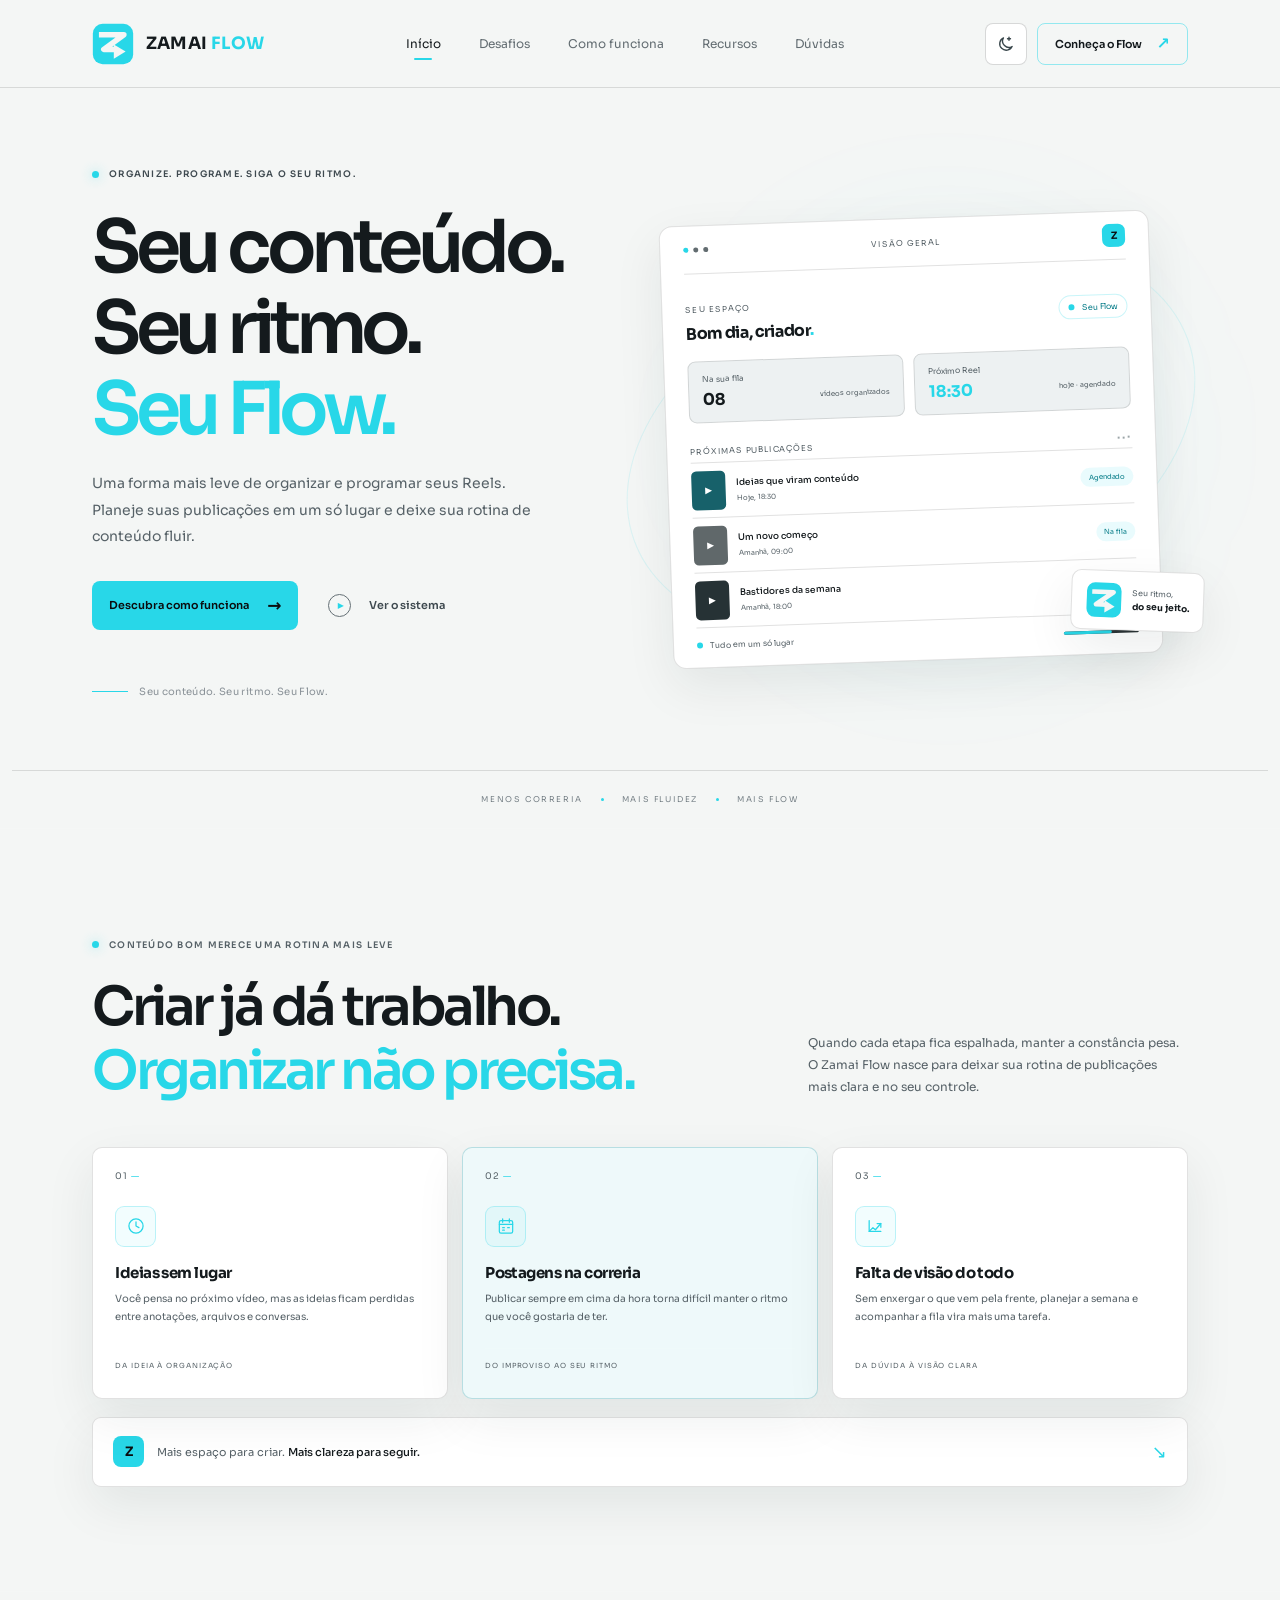
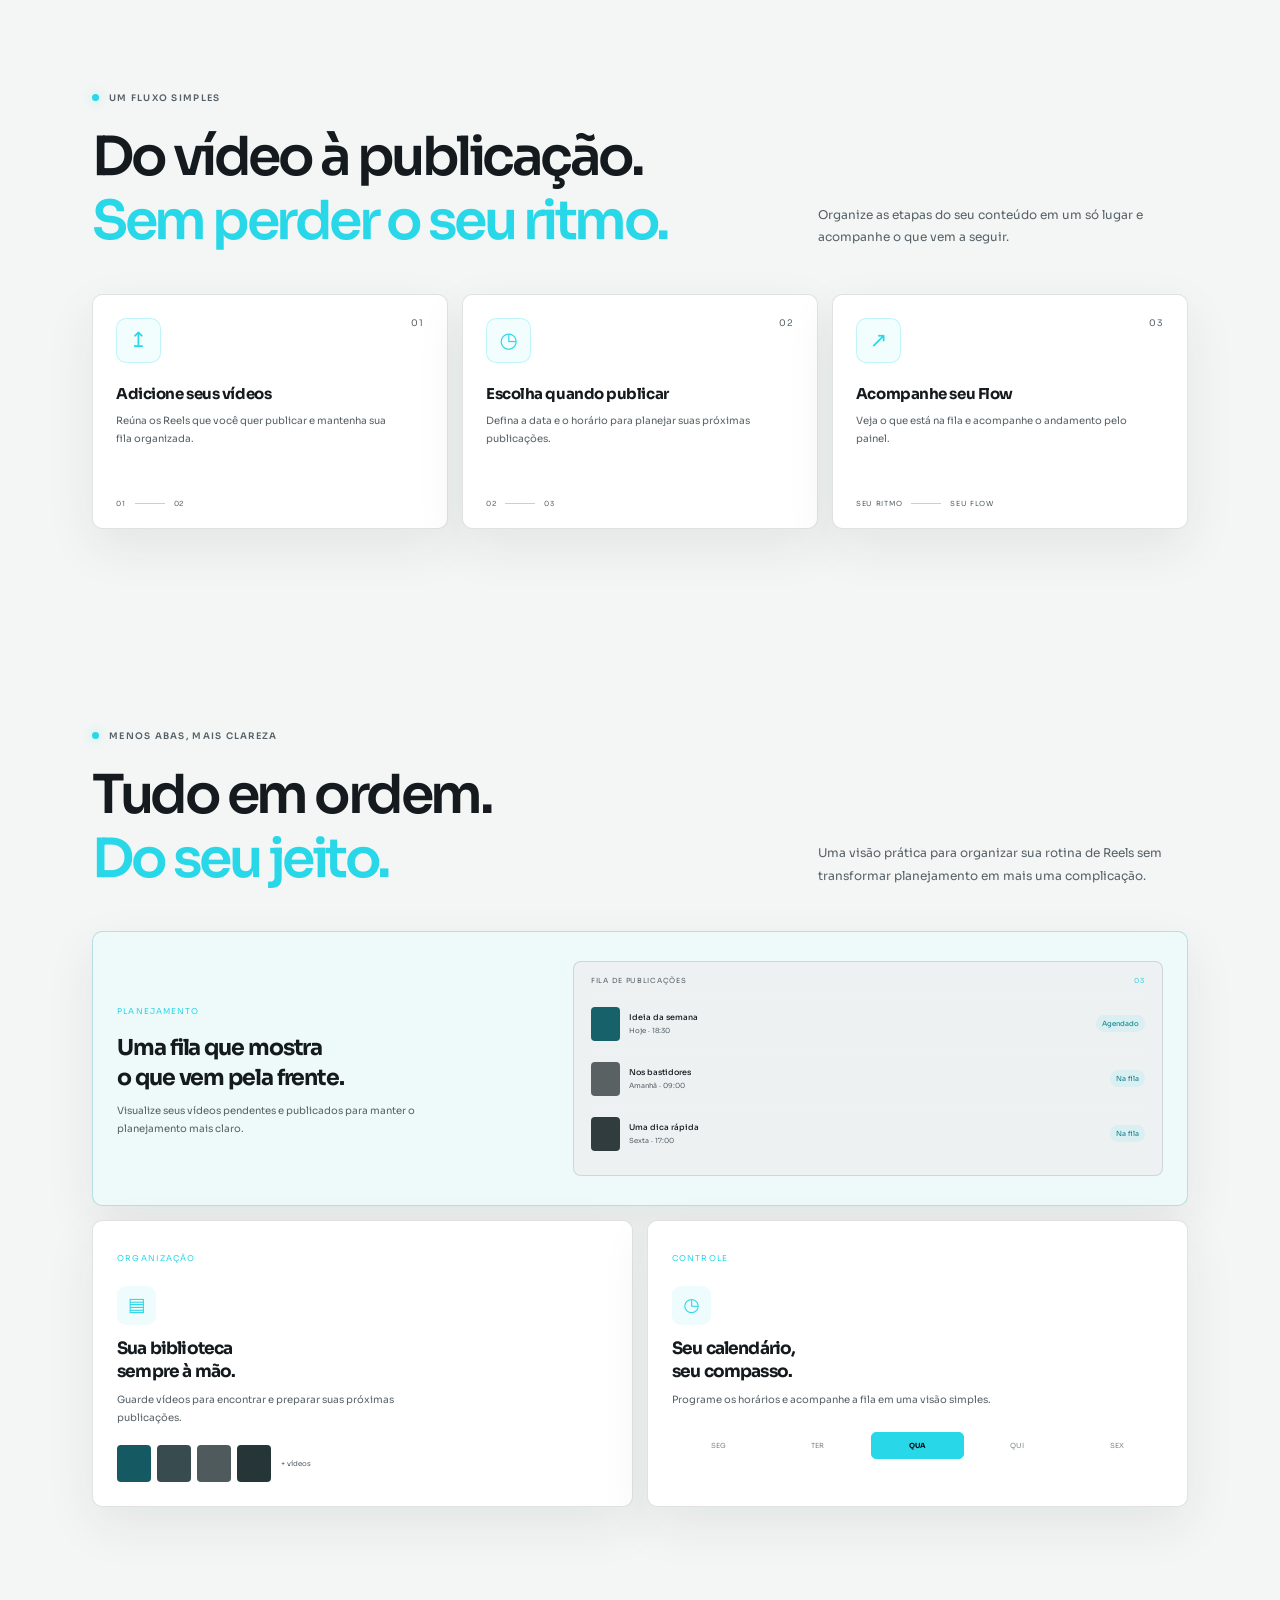
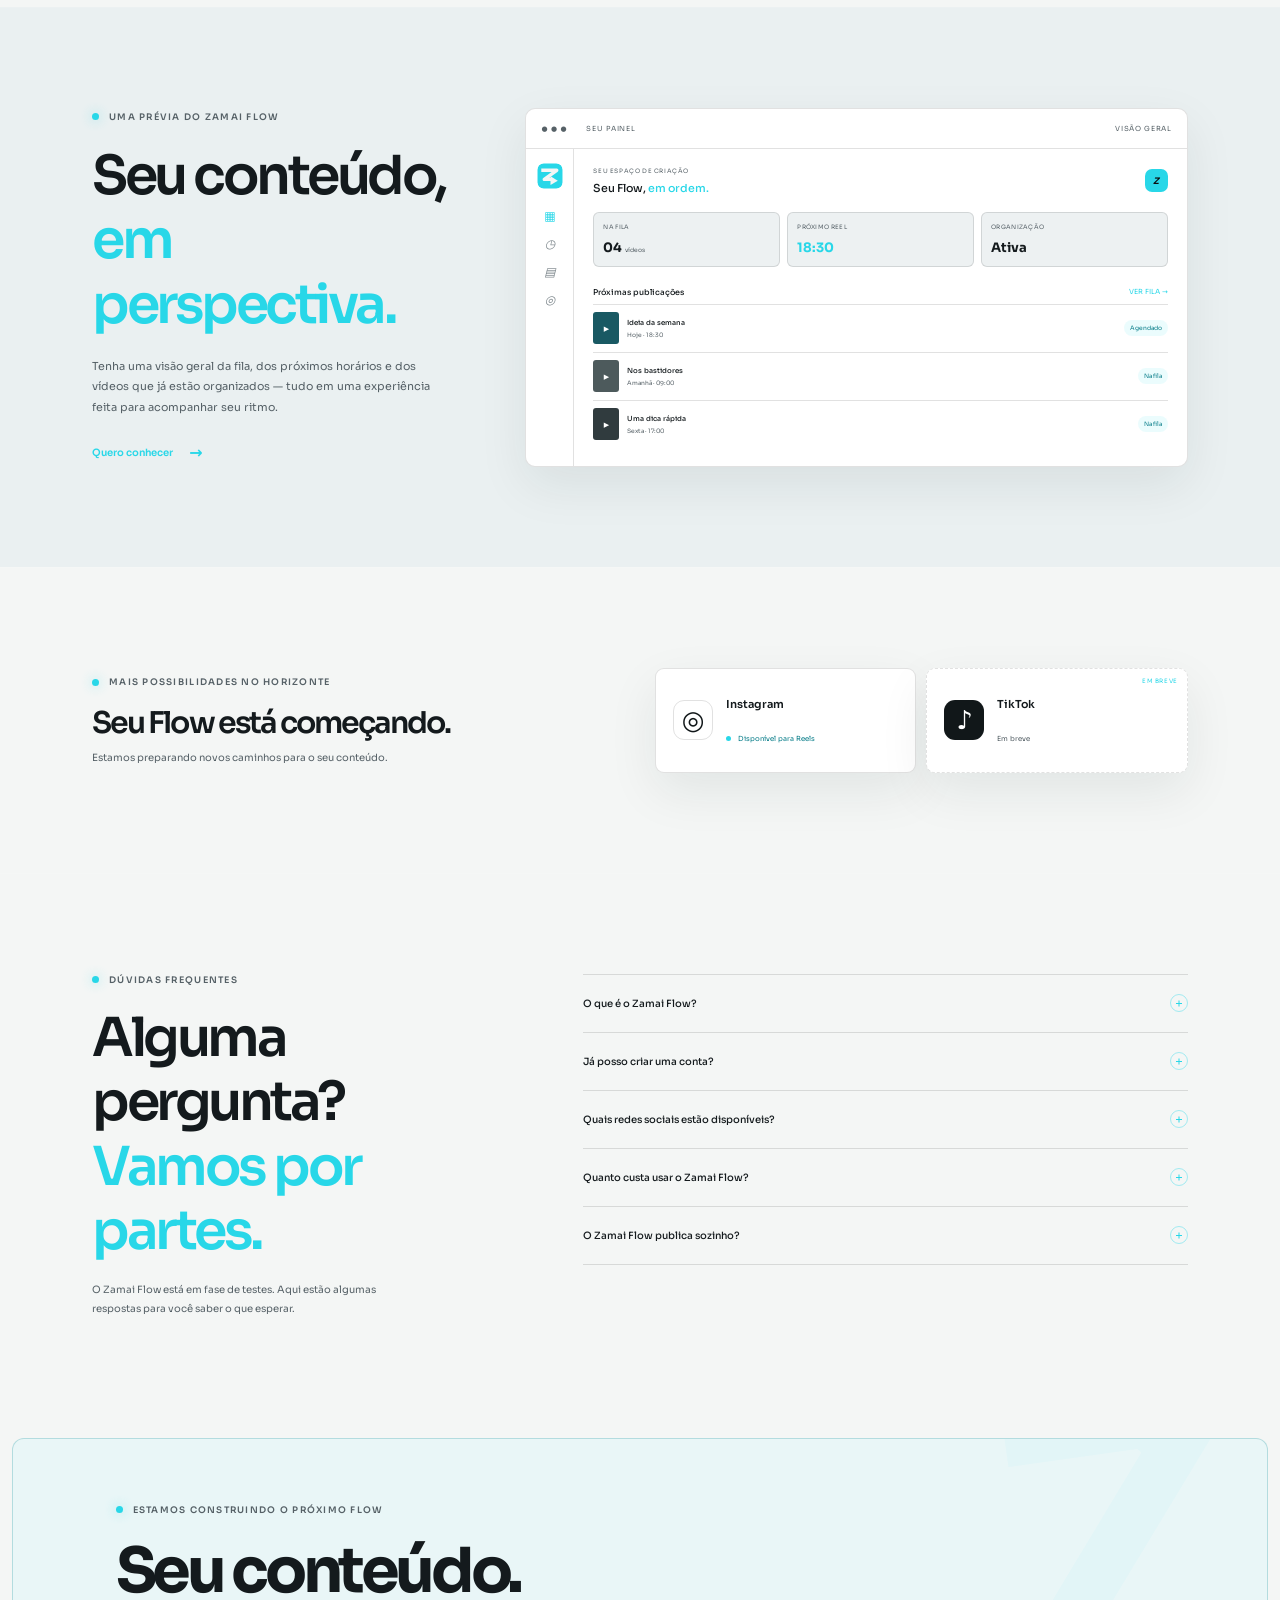
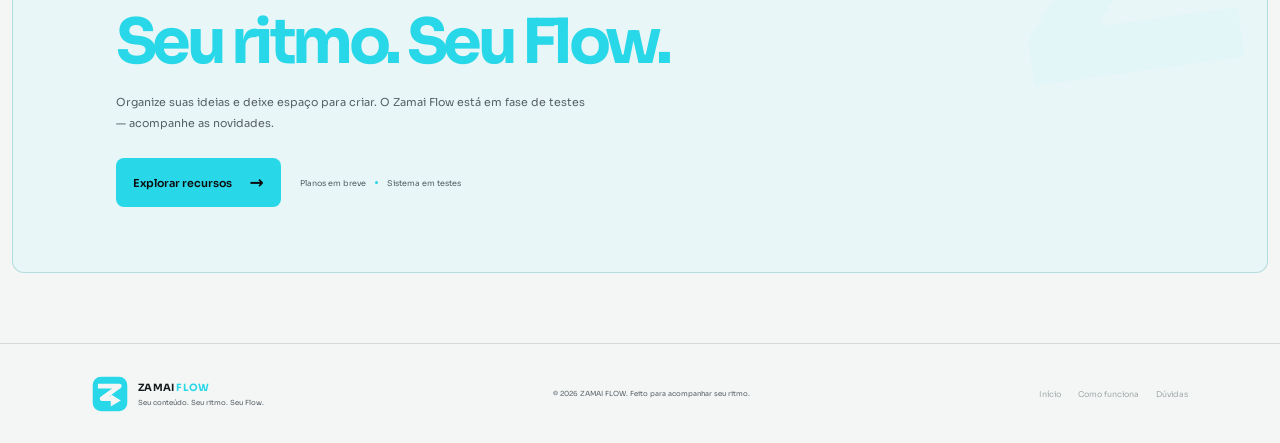
<file: index.html>
<!doctype html>
<html lang="pt-BR" data-theme="light">
  <head>
    <meta charset="UTF-8" />
    <meta name="viewport" content="width=device-width, initial-scale=1.0" />
    <meta name="theme-color" content="#F4F6F5" />
    <meta name="description" content="ZAMAI FLOW — Seu conteúdo. Seu ritmo. Seu Flow." />
    <title>ZAMAI FLOW — Seu conteúdo. Seu ritmo. Seu Flow.</title>
    <script>try { if (localStorage.getItem('zamai-flow-theme') === 'dark') document.documentElement.dataset.theme = 'dark'; } catch {}</script>
    <link rel="icon" type="image/svg+xml" href="public/icon.svg" />
    <link rel="preconnect" href="https://fonts.googleapis.com" />
    <link rel="preconnect" href="https://fonts.gstatic.com" crossorigin />
    <link href="https://fonts.googleapis.com/css2?family=Sora:wght@400;500;600;700&display=swap" rel="stylesheet" />
    <link rel="stylesheet" href="styles.css" />
    <link rel="stylesheet" href="problems.css" />
    <link rel="stylesheet" href="sections.css" />
    <link rel="stylesheet" href="finish.css" />
    <link rel="stylesheet" href="theme.css" />
  </head>
  <body>
    <header class="site-header">
      <a class="brand" href="#inicio" aria-label="ZAMAI FLOW — início">
        <img src="public/icon.svg" alt="" width="42" height="42" />
        <span class="brand-name">ZAMAI <b>FLOW</b></span>
      </a>

      <nav class="desktop-nav" aria-label="Navegação principal">
        <a href="#inicio" class="nav-link active">Início</a>
        <a href="#problemas" class="nav-link">Desafios</a>
        <a href="#como-funciona" class="nav-link">Como funciona</a>
        <a href="#recursos" class="nav-link">Recursos</a>
        <a href="#faq" class="nav-link">Dúvidas</a>
      </nav>

      <div class="header-actions">
        <button class="theme-toggle" id="theme-toggle" type="button" aria-label="Ativar tema escuro" title="Ativar tema escuro">
          <svg class="theme-icon theme-moon" viewBox="0 0 24 24" aria-hidden="true"><path d="M20.2 15.4A8.5 8.5 0 0 1 8.6 3.8 8.7 8.7 0 1 0 20.2 15.4Z"/><path d="M16 3v4M14 5h4"/></svg>
          <svg class="theme-icon theme-sun" viewBox="0 0 24 24" aria-hidden="true"><circle cx="12" cy="12" r="4"/><path d="M12 2v2M12 20v2M4.93 4.93l1.42 1.42m11.3 11.3 1.42 1.42M2 12h2m16 0h2M4.93 19.07l1.42-1.42m11.3-11.3 1.42-1.42"/></svg>
        </button>
        <a class="header-cta" href="#cta">Conheça o Flow <span aria-hidden="true">↗</span></a>
      </div>
    </header>

    <main id="inicio">
      <section class="hero" aria-labelledby="hero-title">
        <div class="hero-copy">
          <div class="eyebrow"><span class="eyebrow-dot"></span> ORGANIZE. PROGRAME. SIGA O SEU RITMO.</div>
          <h1 id="hero-title">Seu conteúdo.<br />Seu ritmo.<br /><span>Seu Flow.</span></h1>
          <p class="hero-description">Uma forma mais leve de organizar e programar seus Reels. Planeje suas publicações em um só lugar e deixe sua rotina de conteúdo fluir.</p>
          <div class="hero-actions">
            <a class="button button-primary" href="#como-funciona">Descubra como funciona <span aria-hidden="true">→</span></a>
            <a class="button button-quiet" href="#preview"><span class="play-icon" aria-hidden="true">▶</span> Ver o sistema</a>
          </div>
          <div class="hero-note"><span class="note-line"></span><span>Seu conteúdo. Seu ritmo. Seu Flow.</span></div>
        </div>

        <div class="hero-visual" id="preview" aria-label="Prévia ilustrativa do painel Zamai Flow">
          <div class="visual-orbit orbit-one"></div>
          <div class="visual-orbit orbit-two"></div>
          <div class="dashboard-card">
            <div class="dashboard-topbar">
              <div class="window-dots"><i></i><i></i><i></i></div>
              <span class="dashboard-label">VISÃO GERAL</span>
              <span class="dashboard-avatar">Z</span>
            </div>
            <div class="dashboard-heading">
              <div><span class="small-label">SEU ESPAÇO</span><h2>Bom dia, criador<span class="cyan">.</span></h2></div>
              <span class="live-pill"><i></i> Seu Flow</span>
            </div>
            <div class="dashboard-stats">
              <div class="stat-card"><span>Na sua fila</span><strong>08</strong><small>vídeos organizados</small></div>
              <div class="stat-card stat-highlight"><span>Próximo Reel</span><strong>18:30</strong><small>hoje · agendado</small></div>
            </div>
            <div class="schedule-title"><span>PRÓXIMAS PUBLICAÇÕES</span><a href="#recursos" aria-label="Ver recursos">•••</a></div>
            <div class="reel-row"><span class="reel-thumb thumb-cyan"><span>▶</span></span><span class="reel-info"><b>Ideias que viram conteúdo</b><small>Hoje, 18:30</small></span><span class="status">Agendado</span></div>
            <div class="reel-row"><span class="reel-thumb thumb-light"><span>▶</span></span><span class="reel-info"><b>Um novo começo</b><small>Amanhã, 09:00</small></span><span class="status">Na fila</span></div>
            <div class="reel-row"><span class="reel-thumb thumb-dark"><span>▶</span></span><span class="reel-info"><b>Bastidores da semana</b><small>Amanhã, 18:00</small></span><span class="status">Na fila</span></div>
            <div class="dashboard-footer"><span><i></i> Tudo em um só lugar</span><span class="progress"><i></i></span></div>
          </div>
          <div class="floating-mark"><img src="public/icon.svg" alt="" width="36" height="36" /><span>Seu ritmo,<br /><b>do seu jeito.</b></span></div>
        </div>
      </section>

      <div class="hero-bottom" aria-hidden="true"><span>MENOS CORRERIA</span><i></i><span>MAIS FLUIDEZ</span><i></i><span>MAIS FLOW</span></div>

      <section class="problems-section" id="problemas" aria-labelledby="problems-title">
        <div class="section-kicker"><span class="eyebrow-dot"></span> CONTEÚDO BOM MERECE UMA ROTINA MAIS LEVE</div>
        <div class="problems-heading">
          <h2 id="problems-title">Criar já dá trabalho.<br /><span>Organizar não precisa.</span></h2>
          <p>Quando cada etapa fica espalhada, manter a constância pesa. O Zamai Flow nasce para deixar sua rotina de publicações mais clara e no seu controle.</p>
        </div>
        <div class="problem-grid">
          <article class="problem-card">
            <div class="problem-index">01 <span>—</span></div>
            <div class="problem-icon" aria-hidden="true"><svg viewBox="0 0 24 24"><circle cx="12" cy="12" r="8.5"/><path d="M12 7v5l3.5 2"/></svg></div>
            <h3>Ideias sem lugar</h3>
            <p>Você pensa no próximo vídeo, mas as ideias ficam perdidas entre anotações, arquivos e conversas.</p>
            <div class="card-rule"></div>
            <span class="card-caption">DA IDEIA À ORGANIZAÇÃO</span>
          </article>
          <article class="problem-card problem-card-featured">
            <div class="problem-index">02 <span>—</span></div>
            <div class="problem-icon" aria-hidden="true"><svg viewBox="0 0 24 24"><rect x="4" y="5.5" width="16" height="15" rx="2"/><path d="M8 3.5v4M16 3.5v4M4 10h16M8 14h2M14 14h2M8 17h2"/></svg></div>
            <h3>Postagens na correria</h3>
            <p>Publicar sempre em cima da hora torna difícil manter o ritmo que você gostaria de ter.</p>
            <div class="card-rule"></div>
            <span class="card-caption">DO IMPROVISO AO SEU RITMO</span>
          </article>
          <article class="problem-card">
            <div class="problem-index">03 <span>—</span></div>
            <div class="problem-icon" aria-hidden="true"><svg viewBox="0 0 24 24"><path d="M5 18.5 9.5 14l3 2.5L19 9"/><path d="M14.5 9H19v4.5M5 5.5v13h14"/></svg></div>
            <h3>Falta de visão do todo</h3>
            <p>Sem enxergar o que vem pela frente, planejar a semana e acompanhar a fila vira mais uma tarefa.</p>
            <div class="card-rule"></div>
            <span class="card-caption">DA DÚVIDA À VISÃO CLARA</span>
          </article>
        </div>
        <div class="problems-close"><span class="close-mark">Z</span><p>Mais espaço para criar. <b>Mais clareza para seguir.</b></p><span class="close-arrow" aria-hidden="true">↘</span></div>
      </section>

      <section class="steps-section" id="como-funciona" aria-labelledby="steps-title">
        <div class="section-heading">
          <div><div class="section-kicker"><span class="eyebrow-dot"></span> UM FLUXO SIMPLES</div><h2 id="steps-title">Do vídeo à publicação.<br /><span>Sem perder o seu ritmo.</span></h2></div>
          <p>Organize as etapas do seu conteúdo em um só lugar e acompanhe o que vem a seguir.</p>
        </div>
        <div class="steps-grid">
          <article class="step-card"><span class="step-number">01</span><div class="step-symbol">↥</div><h3>Adicione seus vídeos</h3><p>Reúna os Reels que você quer publicar e mantenha sua fila organizada.</p><span class="step-connector">01 <i></i> 02</span></article>
          <article class="step-card"><span class="step-number">02</span><div class="step-symbol">◷</div><h3>Escolha quando publicar</h3><p>Defina a data e o horário para planejar suas próximas publicações.</p><span class="step-connector">02 <i></i> 03</span></article>
          <article class="step-card"><span class="step-number">03</span><div class="step-symbol">↗</div><h3>Acompanhe seu Flow</h3><p>Veja o que está na fila e acompanhe o andamento pelo painel.</p><span class="step-connector step-last">SEU RITMO <i></i> SEU FLOW</span></article>
        </div>
      </section>

      <section class="features-section" id="recursos" aria-labelledby="features-title">
        <div class="section-heading feature-heading">
          <div><div class="section-kicker"><span class="eyebrow-dot"></span> MENOS ABAS, MAIS CLAREZA</div><h2 id="features-title">Tudo em ordem.<br /><span>Do seu jeito.</span></h2></div>
          <p>Uma visão prática para organizar sua rotina de Reels sem transformar planejamento em mais uma complicação.</p>
        </div>
        <div class="feature-grid">
          <article class="feature-card feature-wide"><div class="feature-copy"><span class="feature-tag">PLANEJAMENTO</span><h3>Uma fila que mostra<br />o que vem pela frente.</h3><p>Visualize seus vídeos pendentes e publicados para manter o planejamento mais claro.</p></div><div class="mini-queue"><div class="mini-queue-head"><span>FILA DE PUBLICAÇÕES</span><span class="queue-count">03</span></div><div class="mini-queue-item"><i class="mini-thumb"></i><span><b>Ideia da semana</b><small>Hoje · 18:30</small></span><em>Agendado</em></div><div class="mini-queue-item"><i class="mini-thumb second"></i><span><b>Nos bastidores</b><small>Amanhã · 09:00</small></span><em>Na fila</em></div><div class="mini-queue-item"><i class="mini-thumb third"></i><span><b>Uma dica rápida</b><small>Sexta · 17:00</small></span><em>Na fila</em></div></div></article>
          <article class="feature-card"><span class="feature-tag">ORGANIZAÇÃO</span><div class="feature-icon">▤</div><h3>Sua biblioteca<br />sempre à mão.</h3><p>Guarde vídeos para encontrar e preparar suas próximas publicações.</p><div class="library-tiles"><i></i><i></i><i></i><i></i><span>+ vídeos</span></div></article>
          <article class="feature-card"><span class="feature-tag">CONTROLE</span><div class="feature-icon">◷</div><h3>Seu calendário,<br />seu compasso.</h3><p>Programe os horários e acompanhe a fila em uma visão simples.</p><div class="calendar-line"><span>SEG</span><span>TER</span><span class="calendar-active">QUA</span><span>QUI</span><span>SEX</span></div></article>
        </div>
      </section>

      <section class="preview-section" aria-labelledby="preview-title">
        <div class="preview-copy"><div class="section-kicker"><span class="eyebrow-dot"></span> UMA PRÉVIA DO ZAMAI FLOW</div><h2 id="preview-title">Seu conteúdo,<br /><span>em perspectiva.</span></h2><p>Tenha uma visão geral da fila, dos próximos horários e dos vídeos que já estão organizados — tudo em uma experiência feita para acompanhar seu ritmo.</p><a class="text-link" href="#cta">Quero conhecer <span>→</span></a></div>
        <div class="preview-window" role="img" aria-label="Prévia ilustrativa do painel Zamai Flow">
          <div class="preview-window-top"><span class="window-dots">● ● ●</span><span>SEU PAINEL</span><span class="preview-date">VISÃO GERAL</span></div>
          <div class="preview-window-body">
            <div class="preview-rail"><img src="public/icon.svg" alt="" width="26" height="26"/><i class="rail-selected">▦</i><i>◷</i><i>▤</i><i>◎</i></div>
            <div class="preview-content">
              <div class="preview-greeting"><span><small>SEU ESPAÇO DE CRIAÇÃO</small><b>Seu Flow, <span>em ordem.</span></b></span><i class="preview-user">Z</i></div>
              <div class="preview-metrics"><div><small>NA FILA</small><b>04 <i>vídeos</i></b></div><div><small>PRÓXIMO REEL</small><b>18:30</b></div><div><small>ORGANIZAÇÃO</small><b>Ativa</b></div></div>
              <div class="preview-list-head"><b>Próximas publicações</b><span>VER FILA →</span></div>
              <div class="preview-list-row"><i class="preview-cover cover-a">▶</i><span><b>Ideia da semana</b><small>Hoje · 18:30</small></span><em>Agendado</em></div>
              <div class="preview-list-row"><i class="preview-cover cover-b">▶</i><span><b>Nos bastidores</b><small>Amanhã · 09:00</small></span><em>Na fila</em></div>
              <div class="preview-list-row"><i class="preview-cover cover-c">▶</i><span><b>Uma dica rápida</b><small>Sexta · 17:00</small></span><em>Na fila</em></div>
            </div>
          </div>
        </div>
      </section>

      <section class="platform-section" aria-labelledby="platform-title">
        <div class="platform-heading"><div class="section-kicker"><span class="eyebrow-dot"></span> MAIS POSSIBILIDADES NO HORIZONTE</div><h2 id="platform-title">Seu Flow está começando.</h2><p>Estamos preparando novos caminhos para o seu conteúdo.</p></div>
        <div class="platform-grid"><article class="platform-card"><span class="platform-logo instagram-logo" aria-hidden="true">◎</span><span class="platform-name">Instagram</span><span class="platform-status platform-now"><i></i> Disponível para Reels</span></article><article class="platform-card platform-soon"><span class="platform-logo tiktok-logo" aria-hidden="true">♪</span><span class="platform-name">TikTok</span><span class="platform-status">Em breve</span><span class="soon-corner">EM BREVE</span></article></div>
      </section>

      <section class="faq-section" id="faq" aria-labelledby="faq-title">
        <div class="faq-intro"><div class="section-kicker"><span class="eyebrow-dot"></span> DÚVIDAS FREQUENTES</div><h2 id="faq-title">Alguma pergunta?<br /><span>Vamos por partes.</span></h2><p>O Zamai Flow está em fase de testes. Aqui estão algumas respostas para você saber o que esperar.</p></div>
        <div class="faq-list">
          <details><summary>O que é o Zamai Flow?<span></span></summary><p>É um sistema para organizar vídeos, planejar publicações de Reels e acompanhar sua fila em um só painel.</p></details>
          <details><summary>Já posso criar uma conta?<span></span></summary><p>O sistema está em fase de testes. A disponibilidade de acesso pode variar durante esse período.</p></details>
          <details><summary>Quais redes sociais estão disponíveis?<span></span></summary><p>Nesta etapa, a proposta é organizar e publicar Reels no Instagram. A integração com TikTok está marcada como “Em breve” e ainda não está disponível.</p></details>
          <details><summary>Quanto custa usar o Zamai Flow?<span></span></summary><p>Os preços ainda não foram definidos. Planos em breve — nenhum pagamento está sendo solicitado por esta landing page.</p></details>
          <details><summary>O Zamai Flow publica sozinho?<span></span></summary><p>O sistema está em testes e os recursos podem depender da configuração da conta e da integração com a plataforma. A landing page não conecta nem agenda publicações.</p></details>
        </div>
      </section>

      <section class="final-cta" id="cta" aria-labelledby="cta-title">
        <div class="cta-pattern" aria-hidden="true">Z</div><div class="section-kicker"><span class="eyebrow-dot"></span> ESTAMOS CONSTRUINDO O PRÓXIMO FLOW</div><h2 id="cta-title">Seu conteúdo.<br /><span>Seu ritmo. Seu Flow.</span></h2><p>Organize suas ideias e deixe espaço para criar. O Zamai Flow está em fase de testes — acompanhe as novidades.</p><div class="cta-actions"><a href="#recursos" class="button button-primary">Explorar recursos <span aria-hidden="true">→</span></a><span class="pricing-note">Planos em breve <i></i> Sistema em testes</span></div>
      </section>

      <footer class="site-footer">
        <a class="footer-brand" href="#inicio"><img src="public/icon.svg" alt="" width="36" height="36"/><span><b>ZAMAI <i>FLOW</i></b><small>Seu conteúdo. Seu ritmo. Seu Flow.</small></span></a>
        <span class="footer-copy">© 2026 ZAMAI FLOW. Feito para acompanhar seu ritmo.</span>
        <nav aria-label="Links do rodapé"><a href="#inicio">Início</a><a href="#como-funciona">Como funciona</a><a href="#faq">Dúvidas</a></nav>
      </footer>
    </main>
    <script>
      const themeRoot = document.documentElement;
      const themeButton = document.getElementById('theme-toggle');
      const themeColor = document.querySelector('meta[name="theme-color"]');
      const applyTheme = (theme) => {
        themeRoot.dataset.theme = theme;
        themeColor.content = theme === 'light' ? '#F4F6F5' : '#0B0D0F';
        const nextLabel = theme === 'light' ? 'Ativar tema escuro' : 'Ativar tema claro';
        themeButton.setAttribute('aria-label', nextLabel);
        themeButton.title = nextLabel;
      };
      applyTheme(themeRoot.dataset.theme || 'light');
      themeButton.addEventListener('click', () => {
        const nextTheme = themeRoot.dataset.theme === 'light' ? 'dark' : 'light';
        applyTheme(nextTheme);
        try { localStorage.setItem('zamai-flow-theme', nextTheme); } catch {}
      });
    </script>
  </body>
</html>
</file>
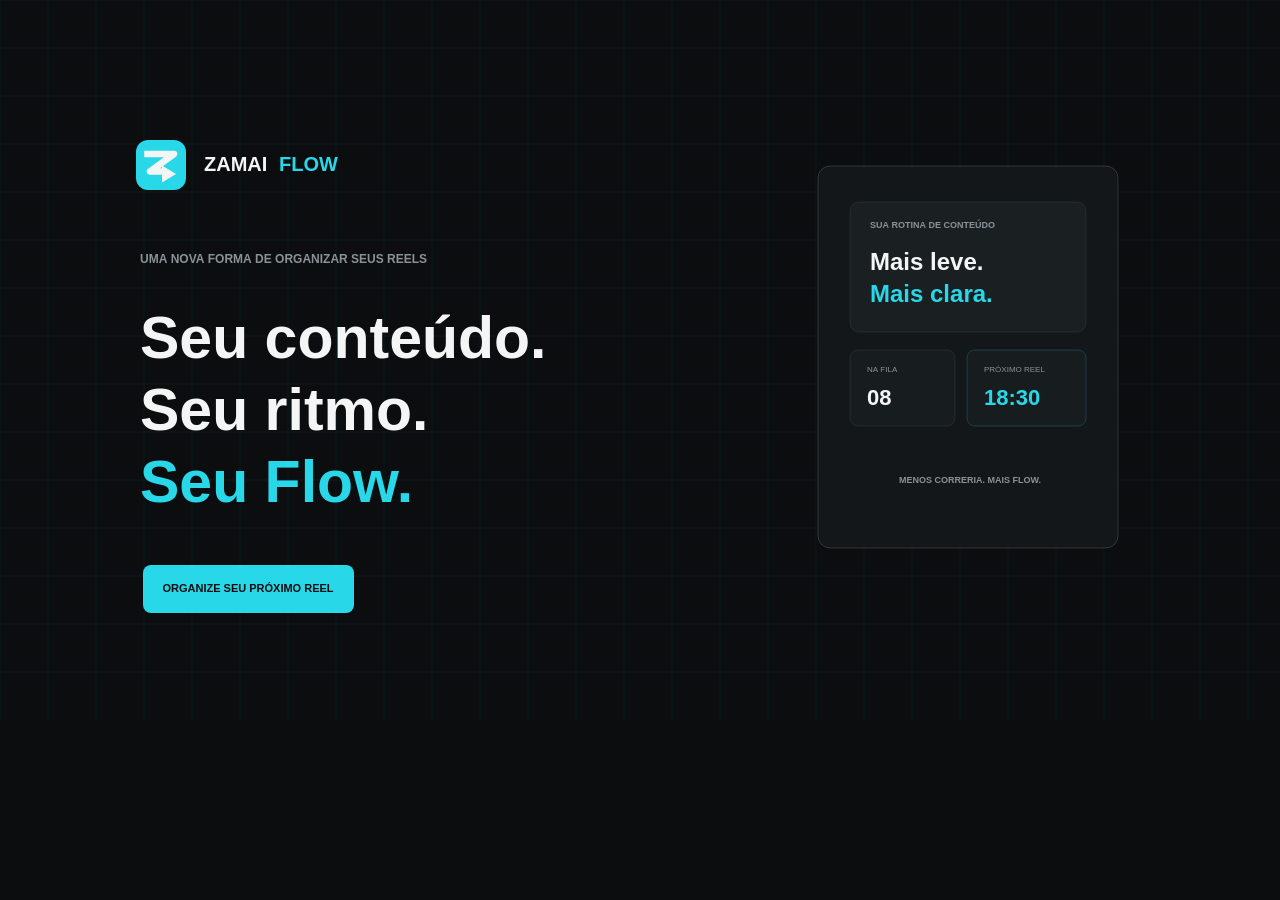
<file: tools/render-motion.html>
<!doctype html>
<html lang="pt-BR">
<head><meta charset="utf-8"><style>
html,body{margin:0;background:#0B0D0F;color:#F4F6F5;font-family:Sora,Arial,sans-serif}canvas{display:block;width:1280px;height:720px}pre{display:none}
</style></head>
<body><canvas id="scene" width="1280" height="720"></canvas><pre id="payload"></pre>
<script>
const canvas=document.querySelector('#scene'),ctx=canvas.getContext('2d'),out=document.querySelector('#payload');
const W=canvas.width,H=canvas.height,DURATION=13;
const ease=t=>{t=Math.max(0,Math.min(1,t));return 1-Math.pow(1-t,3)};
function rr(x,y,w,h,r,fill,stroke=null,lw=1){ctx.beginPath();ctx.roundRect(x,y,w,h,r);if(fill){ctx.fillStyle=fill;ctx.fill()}if(stroke){ctx.lineWidth=lw;ctx.strokeStyle=stroke;ctx.stroke()}}
function txt(s,x,y,size,color='#F4F6F5',weight=500,align='left'){ctx.font=`${weight} ${size}px Sora,Arial,sans-serif`;ctx.fillStyle=color;ctx.textAlign=align;ctx.textBaseline='middle';ctx.fillText(s,x,y)}
function line(x1,y1,x2,y2,color='rgba(244,246,245,.1)',lw=1){ctx.beginPath();ctx.moveTo(x1,y1);ctx.lineTo(x2,y2);ctx.strokeStyle=color;ctx.lineWidth=lw;ctx.stroke()}
function logo(x,y,size){rr(x,y,size,size,Math.round(size*.23),'#28D7E8');ctx.save();ctx.translate(x,y);ctx.scale(size/100,size/100);ctx.beginPath();ctx.moveTo(23,28);ctx.lineTo(76,28);ctx.lineTo(28,63);ctx.lineTo(51,63);ctx.strokeStyle='#F4F6F5';ctx.lineWidth=13;ctx.lineCap='square';ctx.lineJoin='round';ctx.stroke();ctx.beginPath();ctx.moveTo(52,51);ctx.lineTo(80,68);ctx.lineTo(52,85);ctx.closePath();ctx.fillStyle='#F4F6F5';ctx.fill();ctx.restore()}
function bg(){ctx.fillStyle='#0B0D0F';ctx.fillRect(0,0,W,H);ctx.strokeStyle='rgba(40,215,232,.055)';ctx.lineWidth=1;for(let x=0;x<W;x+=48){ctx.beginPath();ctx.moveTo(x,0);ctx.lineTo(x,H);ctx.stroke()}for(let y=0;y<H;y+=48){ctx.beginPath();ctx.moveTo(0,y);ctx.lineTo(W,y);ctx.stroke()}}
function scene(t){bg();
  if(t<2.8){let p=ease((t-.15)/.65);logo(136,140,50);txt('ZAMAI',204,165,20,'#F4F6F5',700);txt('FLOW',279,165,20,'#28D7E8',700);txt('UMA NOVA FORMA DE ORGANIZAR SEUS REELS',140,260,12,'#8A9298',600);ctx.save();ctx.globalAlpha=p;txt('Seu conteúdo.',140,342,59,'#F4F6F5',600);txt('Seu ritmo.',140,414,59,'#F4F6F5',600);txt('Seu Flow.',140,486,59,'#28D7E8',600);ctx.restore();rr(143,565,211,48,8,'#28D7E8');txt('ORGANIZE SEU PRÓXIMO REEL',248,589,11,'#0B0D0F',700,'center');rr(818,166,300,382,12,'#131719','rgba(244,246,245,.15)');rr(850,202,236,130,9,'#1A2022','rgba(244,246,245,.07)');txt('SUA ROTINA DE CONTEÚDO',870,226,9,'#8A9298',600);txt('Mais leve.',870,263,24,'#F4F6F5',600);txt('Mais clara.',870,295,24,'#28D7E8',600);rr(850,350,105,76,8,'#171D1F','rgba(244,246,245,.07)');rr(967,350,119,76,8,'#171D1F','rgba(40,215,232,.2)');txt('NA FILA',867,370,8,'#8A9298',500);txt('08',867,399,22,'#F4F6F5',600);txt('PRÓXIMO REEL',984,370,8,'#8A9298',500);txt('18:30',984,399,22,'#28D7E8',600);txt('MENOS CORRERIA. MAIS FLOW.',970,481,9,'#8A9298',600,'center');}
  else if(t<9.7){let q=ease((t-2.8)/.7);rr(92,54+40*(1-q),1096,612,13,'#111517','rgba(244,246,245,.14)');rr(92,54+40*(1-q),1096,51,13,'#14191B');line(92,105+40*(1-q),1188,105+40*(1-q));logo(118,69+40*(1-q),22);txt('ZAMAI',151,80+40*(1-q),11,'#F4F6F5',700);txt('FLOW',204,80+40*(1-q),11,'#28D7E8',700);txt('VISÃO GERAL',1132,80+40*(1-q),8,'#8A9298',600,'right');txt('SEU ESPAÇO DE CONTEÚDO',139,146+40*(1-q),9,'#8A9298',600);txt('Seu Flow está em movimento.',139,178+40*(1-q),24,'#F4F6F5',600);rr(139,216+40*(1-q),292,92,8,'#171D1F','rgba(244,246,245,.08)');rr(448,216+40*(1-q),292,92,8,'#171D1F','rgba(40,215,232,.22)');txt('NA SUA FILA',160,240+40*(1-q),9,'#8A9298',500);txt('08',160,278+40*(1-q),29,'#F4F6F5',600);txt('vídeos organizados',200,278+40*(1-q),9,'#8A9298',400);txt('PRÓXIMA PUBLICAÇÃO',470,240+40*(1-q),9,'#8A9298',500);txt('18:30',470,278+40*(1-q),29,'#28D7E8',600);txt('hoje · agendado',548,278+40*(1-q),9,'#8A9298',400);txt('PRÓXIMOS REELS',139,352+40*(1-q),9,'#8A9298',600);txt('VER FILA  ↗',1140,352+40*(1-q),8,'#28D7E8',600,'right');
    const rows=[['Ideias que viram conteúdo','Hoje · 18:30','Agendado'],['Bastidores da criação','Amanhã · 09:00','Na fila'],['Uma dica para salvar','Sexta · 17:30','Na fila']];rows.forEach((r,i)=>{let start=380+i*70+40*(1-q),alpha=ease((t-(3.45+i*.38))/.45);ctx.save();ctx.globalAlpha=alpha;rr(139,start,1000,59,7,'#14191B','rgba(244,246,245,.07)');rr(154,start+10,32,39,5,['#17616A','#465255','#263538'][i]);txt('▶',170,start+30,8,'#F4F6F5',600,'center');txt(r[0],202,start+22,10,'#F4F6F5',500);txt(r[1],202,start+41,8,'#8A9298',400);rr(1019,start+18,92,23,12,'rgba(40,215,232,.1)');txt(r[2],1065,start+30,7,'#A4E8ED',500,'center');ctx.restore()});
    rr(139,608+40*(1-q),1000,31,6,'#102427','rgba(40,215,232,.16)');txt('ORGANIZE SEUS VÍDEOS',158,624+40*(1-q),8,'#28D7E8',600);txt('Escolha o horário e acompanhe sua fila.',1120,624+40*(1-q),8,'#AAB4B7',400,'right');
  } else {let p=ease((t-9.7)/.7);logo(588,160,84);ctx.save();ctx.globalAlpha=p;txt('ZAMAI',640,315,40,'#F4F6F5',700,'center');txt('FLOW',744,315,40,'#28D7E8',700,'left');txt('Seu conteúdo. Seu ritmo. Seu Flow.',640,374,19,'#F4F6F5',400,'center');rr(505,438,270,1,1,'rgba(40,215,232,.55)');txt('ORGANIZE · PROGRAME · SIGA O SEU RITMO',640,475,9,'#8A9298',600,'center');ctx.restore();}
}
async function start(){const stream=canvas.captureStream(30);let rec;try{rec=new MediaRecorder(stream,{mimeType:'video/webm;codecs=vp9',videoBitsPerSecond:3200000})}catch{rec=new MediaRecorder(stream,{mimeType:'video/webm',videoBitsPerSecond:3200000})}const chunks=[];rec.ondataavailable=e=>{if(e.data.size)chunks.push(e.data)};rec.onstop=async()=>{const buf=new Uint8Array(await new Blob(chunks,{type:rec.mimeType}).arrayBuffer());let s='';for(let i=0;i<buf.length;i+=0x8000)s+=String.fromCharCode(...buf.subarray(i,Math.min(i+0x8000,buf.length)));out.textContent=btoa(s);document.documentElement.dataset.done='yes'};const begin=performance.now();const draw=now=>{const t=(now-begin)/1000;scene(t);if(t<DURATION)requestAnimationFrame(draw);else{scene(DURATION);setTimeout(()=>rec.stop(),350)}};rec.start(1000);requestAnimationFrame(draw)}
start();
</script></body></html>
</file>
<file: styles.css>
:root{color-scheme:dark;--cyan:#28D7E8;--black:#0B0D0F;--white:#F4F6F5;--gray:#8A9298;--line:rgba(244,246,245,.12);font-family:"Sora",system-ui,sans-serif}*{box-sizing:border-box}html{scroll-behavior:smooth}body{margin:0;min-width:320px;background:var(--black);color:var(--white);font-family:"Sora",system-ui,sans-serif;-webkit-font-smoothing:antialiased}a{color:inherit;text-decoration:none}.site-header{height:88px;max-width:1440px;margin:auto;padding:0 7.2%;display:flex;align-items:center;justify-content:space-between;border-bottom:1px solid rgba(244,246,245,.07)}.brand{display:inline-flex;align-items:center;gap:12px}.brand img{display:block;border-radius:11px}.brand-name{font-size:17px;letter-spacing:.01em;font-weight:700}.brand-name b{color:var(--cyan)}.desktop-nav{display:flex;align-items:center;gap:38px}.nav-link{font-size:12px;color:#aab0b4;transition:color .2s}.nav-link:hover,.nav-link.active{color:var(--white)}.nav-link.active:after{content:"";display:block;height:2px;width:18px;background:var(--cyan);margin:7px auto -9px;border-radius:2px}.header-cta{height:42px;padding:0 17px;display:inline-flex;align-items:center;gap:14px;border:1px solid rgba(40,215,232,.48);border-radius:8px;font-size:11px;font-weight:600;transition:background .2s,border-color .2s}.header-cta:hover{background:rgba(40,215,232,.1);border-color:var(--cyan)}.header-cta span{font-size:16px;color:var(--cyan)}.hero{max-width:1440px;min-height:650px;margin:auto;padding:70px 7.2% 48px;display:grid;grid-template-columns:.93fr 1.07fr;align-items:center;gap:5.5%;overflow:hidden}.hero-copy{position:relative;z-index:1;padding:10px 0 24px}.eyebrow{display:flex;align-items:center;gap:10px;color:#b6c0c4;font-size:9px;font-weight:600;letter-spacing:.14em}.eyebrow-dot{width:7px;height:7px;background:var(--cyan);border-radius:50%;box-shadow:0 0 12px rgba(40,215,232,.45)}h1{font-size:clamp(47px,5.7vw,76px);letter-spacing:-.075em;line-height:1.11;margin:27px 0 20px;font-weight:600}h1 span{color:var(--cyan)}.hero-description{max-width:450px;font-size:14px;line-height:1.9;color:#a7afb3;margin:0}.hero-actions{display:flex;align-items:center;gap:23px;margin-top:31px}.button{height:49px;border-radius:8px;padding:0 17px;display:inline-flex;align-items:center;justify-content:center;gap:18px;font-size:11px;font-weight:600;transition:transform .2s,background .2s}.button:hover{transform:translateY(-2px)}.button-primary{background:var(--cyan);color:var(--black)}.button-primary:hover{background:#51e0ed}.button-primary span{font-size:17px}.button-quiet{color:#d8ddde;padding:0 7px}.button-quiet:hover{color:var(--cyan)}.play-icon{width:23px;height:23px;border:1px solid #657075;border-radius:50%;display:grid;place-items:center;color:var(--cyan);font-size:8px;padding-left:2px}.hero-note{margin-top:55px;display:flex;align-items:center;gap:11px;color:var(--gray);font-size:10px;letter-spacing:.035em}.note-line{height:1px;width:36px;background:var(--cyan)}.hero-visual{position:relative;display:grid;place-items:center;min-height:490px}.hero-visual:before{content:"";position:absolute;width:370px;height:370px;border-radius:50%;background:rgba(40,215,232,.08);filter:blur(72px);right:10%;top:12%}.visual-orbit{position:absolute;border:1px solid rgba(40,215,232,.13);border-radius:50%;transform:rotate(-20deg)}.orbit-one{width:590px;height:370px}.orbit-two{width:520px;height:310px;transform:rotate(27deg);border-color:rgba(244,246,245,.08)}.dashboard-card{z-index:1;position:relative;width:min(100%,490px);padding:0 23px 17px;background:#131719;border:1px solid rgba(244,246,245,.14);border-radius:13px;box-shadow:0 22px 70px rgba(0,0,0,.42),0 0 45px rgba(40,215,232,.07);transform:rotate(-2deg)}.dashboard-topbar{height:48px;display:flex;align-items:center;border-bottom:1px solid var(--line)}.window-dots{display:flex;gap:5px}.window-dots i{width:5px;height:5px;border-radius:50%;background:#626c70}.window-dots i:first-child{background:var(--cyan)}.dashboard-label{margin-left:auto;margin-right:auto;color:#798488;font-size:8px;letter-spacing:.13em}.dashboard-avatar{display:grid;place-items:center;width:23px;height:23px;border-radius:7px;background:var(--cyan);color:var(--black);font-size:10px;font-weight:700}.dashboard-heading{display:flex;align-items:center;justify-content:space-between;padding:22px 0 17px}.small-label{font-size:8px;color:#768186;letter-spacing:.13em}.dashboard-heading h2{font-size:16px;letter-spacing:-.04em;margin:6px 0 0}.cyan{color:var(--cyan)}.live-pill{border:1px solid rgba(40,215,232,.25);padding:6px 9px;border-radius:20px;font-size:8px;color:#a5eaf0}.live-pill i,.dashboard-footer i{display:inline-block;width:6px;height:6px;border-radius:50%;background:var(--cyan);margin-right:5px}.dashboard-stats{display:grid;grid-template-columns:1fr 1fr;gap:10px}.stat-card{padding:12px 13px;background:#1a2022;border:1px solid rgba(244,246,245,.07);border-radius:8px;display:grid;grid-template-columns:1fr auto;align-items:center}.stat-card>span{font-size:8px;color:#9ba4a7}.stat-card strong{font-size:16px;grid-column:1;grid-row:2;margin-top:5px}.stat-card small{font-size:7px;color:#737e82;grid-column:2;grid-row:2}.stat-highlight{border-color:rgba(40,215,232,.21)}.stat-highlight strong{color:var(--cyan)}.schedule-title{display:flex;justify-content:space-between;align-items:center;margin:23px 0 6px;color:#788286;font-size:8px;letter-spacing:.1em}.schedule-title a{color:#9ba5a8;letter-spacing:2px}.reel-row{min-height:55px;display:flex;align-items:center;gap:11px;border-top:1px solid rgba(244,246,245,.07)}.reel-thumb{width:34px;height:39px;border-radius:5px;display:grid;place-items:center;color:#fff;font-size:9px}.thumb-cyan{background:#17616a}.thumb-light{background:#60686a}.thumb-dark{background:#263235}.reel-info{display:grid;gap:5px;flex:1}.reel-info b{font-size:9px;font-weight:500}.reel-info small{font-size:7px;color:#778185}.status{font-size:7px;color:#a4e8ed;background:rgba(40,215,232,.1);padding:5px 8px;border-radius:10px}.dashboard-footer{border-top:1px solid rgba(244,246,245,.07);padding-top:12px;display:flex;align-items:center;justify-content:space-between;font-size:8px;color:#98a1a4}.progress{height:3px;width:75px;background:#2b3234;border-radius:9px}.progress i{height:100%;width:64%;display:block;background:var(--cyan);border-radius:9px}.floating-mark{position:absolute;z-index:2;right:-3%;bottom:54px;background:#171c1e;border:1px solid rgba(244,246,245,.12);border-radius:10px;padding:11px 14px;display:flex;align-items:center;gap:10px;box-shadow:0 10px 28px rgba(0,0,0,.3);font-size:8px;line-height:1.7;color:#9ca5a8;transform:rotate(2deg)}.floating-mark img{border-radius:8px}.floating-mark b{color:var(--white);font-size:9px}.hero-bottom{height:58px;border-top:1px solid rgba(244,246,245,.08);max-width:calc(1440px - 14.4%);margin:0 auto;display:flex;align-items:center;justify-content:center;gap:18px;font-size:8px;letter-spacing:.2em;color:#697276}.hero-bottom i{height:3px;width:3px;border-radius:50%;background:var(--cyan)}@media(max-width:900px){.site-header{padding:0 5%;height:76px}.desktop-nav{gap:20px}.hero{padding:52px 6% 38px;grid-template-columns:1fr 1fr;gap:2%}.hero-visual{min-height:420px}.dashboard-card{padding-left:17px;padding-right:17px}.floating-mark{right:-1%}.orbit-one{width:470px}.orbit-two{width:420px}}@media(max-width:650px){.site-header{height:70px;padding:0 20px}.brand{gap:9px}.brand img{width:36px;height:36px}.brand-name{font-size:14px}.desktop-nav{display:none}.header-cta{height:38px;padding:0 11px;font-size:9px;gap:7px}.hero{display:flex;flex-direction:column;align-items:stretch;padding:58px 22px 30px;gap:10px}.hero-copy{padding:0}.eyebrow{font-size:8px;letter-spacing:.1em}h1{font-size:clamp(48px,14vw,68px);margin:22px 0 17px}.hero-description{font-size:13px;line-height:1.8}.hero-actions{gap:9px;margin-top:24px}.button{font-size:9px;height:46px;padding:0 12px;gap:10px}.button-quiet{padding:0 7px}.hero-note{margin-top:28px;font-size:9px}.hero-visual{min-height:365px;margin:0 -9px}.dashboard-card{width:min(100%,430px);padding:0 14px 13px;transform:rotate(-1deg)}.dashboard-topbar{height:42px}.dashboard-heading{padding:17px 0 13px}.dashboard-heading h2{font-size:14px}.stat-card{padding:10px}.stat-card small{font-size:6px}.reel-info b{font-size:8px}.floating-mark{bottom:20px;right:0;padding:8px 10px}.floating-mark img{width:30px;height:30px}.orbit-one{width:390px;height:290px}.orbit-two{width:340px;height:250px}.hero-bottom{margin:0 20px;height:48px;gap:10px;font-size:7px;letter-spacing:.13em}}@media(prefers-reduced-motion:reduce){html{scroll-behavior:auto}*,*:before,*:after{transition:none!important}}
</file>
<file: problems.css>
.problems-section{max-width:1440px;margin:0 auto;padding:110px 7.2% 104px;border-top:1px solid rgba(244,246,245,.07)}
.section-kicker{display:flex;align-items:center;gap:10px;color:#aab4b7;font-size:9px;font-weight:600;letter-spacing:.14em}
.problems-heading{display:flex;align-items:end;justify-content:space-between;gap:40px;margin:25px 0 43px}
.problems-heading h2{margin:0;font-size:clamp(35px,4.2vw,55px);line-height:1.19;letter-spacing:-.065em;font-weight:600}
.problems-heading h2 span{color:var(--cyan)}
.problems-heading>p{max-width:380px;margin:0 0 5px;color:#9da7aa;font-size:12px;line-height:1.85}
.problem-grid{display:grid;grid-template-columns:repeat(3,minmax(0,1fr));gap:14px}
.problem-card{min-height:252px;padding:22px 22px 19px;background:#111517;border:1px solid rgba(244,246,245,.1);border-radius:10px;position:relative;overflow:hidden;transition:border-color .2s,transform .2s}
.problem-card:hover{border-color:rgba(40,215,232,.38);transform:translateY(-3px)}
.problem-card-featured{background:#12191b;border-color:rgba(40,215,232,.3)}
.problem-index{font-size:9px;letter-spacing:.1em;color:#778286}.problem-index span{color:var(--cyan)}
.problem-icon{width:41px;height:41px;margin-top:24px;border:1px solid rgba(40,215,232,.27);border-radius:9px;display:grid;place-items:center;color:var(--cyan);background:rgba(40,215,232,.06)}
.problem-icon svg{width:20px;height:20px;fill:none;stroke:currentColor;stroke-width:1.5;stroke-linecap:round;stroke-linejoin:round}
.problem-card h3{font-size:15px;letter-spacing:-.035em;margin:16px 0 8px}.problem-card p{max-width:315px;color:#929da1;font-size:10px;line-height:1.8;margin:0}
.card-rule{height:1px;background:rgba(244,246,245,.08);margin-top:22px}.card-caption{display:block;margin-top:12px;font-size:7px;letter-spacing:.13em;color:#778286}.problem-card-featured .card-caption{color:var(--cyan)}
.problems-close{min-height:70px;margin-top:18px;padding:0 20px;display:flex;align-items:center;gap:13px;background:#111517;border:1px solid rgba(244,246,245,.08);border-radius:9px}
.close-mark{width:31px;height:31px;display:grid;place-items:center;border-radius:8px;background:var(--cyan);color:var(--black);font-weight:700;font-size:13px}
.problems-close p{flex:1;margin:0;font-size:11px;color:#a8b1b4}.problems-close p b{color:var(--white);font-weight:500}.close-arrow{font-size:18px;color:var(--cyan)}
@media(max-width:900px){.problems-section{padding:85px 6%}.problems-heading{gap:24px}.problem-card{padding:19px 16px}.problem-card p{font-size:9px}}
@media(max-width:650px){.problems-section{padding:70px 22px 72px}.section-kicker{font-size:8px;letter-spacing:.09em}.problems-heading{display:block;margin:19px 0 27px}.problems-heading h2{font-size:clamp(33px,9.5vw,45px)}.problems-heading>p{margin-top:15px;font-size:11px}.problem-grid{grid-template-columns:1fr;gap:10px}.problem-card{min-height:0;padding:17px 18px}.problem-icon{margin-top:15px;width:36px;height:36px}.problem-card h3{font-size:14px;margin:12px 0 6px}.problem-card p{font-size:10px;max-width:none}.card-rule{margin-top:15px}.problems-close{padding:12px;min-height:64px;gap:10px}.problems-close p{font-size:9px}.close-mark{width:28px;height:28px}}
</file>
<file: sections.css>
.section-heading{display:flex;align-items:end;justify-content:space-between;gap:40px;margin-bottom:40px}.section-heading h2,.preview-copy h2,.faq-intro h2,.platform-heading h2{font-size:clamp(35px,4.2vw,54px);line-height:1.2;letter-spacing:-.065em;font-weight:600;margin:21px 0 0}.section-heading h2 span,.preview-copy h2 span,.faq-intro h2 span{color:var(--cyan)}.section-heading>p{max-width:370px;color:#9da7aa;font-size:12px;line-height:1.85;margin:0 0 5px}
.steps-section,.features-section,.preview-section,.platform-section,.faq-section{max-width:1440px;margin:0 auto;padding:100px 7.2%;border-top:1px solid rgba(244,246,245,.07)}.steps-grid{display:grid;grid-template-columns:repeat(3,1fr);gap:14px}.step-card{position:relative;min-height:235px;padding:23px;background:#111517;border:1px solid rgba(244,246,245,.1);border-radius:10px;overflow:hidden}.step-number{position:absolute;top:22px;right:23px;color:#707b7f;font-size:9px;letter-spacing:.12em}.step-symbol{width:45px;height:45px;display:grid;place-items:center;border:1px solid rgba(40,215,232,.25);border-radius:10px;color:var(--cyan);background:rgba(40,215,232,.06);font-size:21px}.step-card h3{font-size:15px;margin:21px 0 9px;letter-spacing:-.03em}.step-card p{max-width:280px;color:#929da1;font-size:10px;line-height:1.8;margin:0}.step-connector{position:absolute;bottom:20px;left:23px;display:flex;align-items:center;gap:9px;color:#758084;font-size:7px;letter-spacing:.1em}.step-connector i{width:30px;height:1px;background:rgba(40,215,232,.55)}.step-last{color:var(--cyan)}
.feature-heading{margin-bottom:39px}.feature-grid{display:grid;grid-template-columns:1fr 1fr;gap:14px}.feature-card{position:relative;min-height:240px;padding:24px;background:#111517;border:1px solid rgba(244,246,245,.1);border-radius:10px;overflow:hidden}.feature-wide{grid-column:1/-1;min-height:275px;display:grid;grid-template-columns:.85fr 1.15fr;align-items:center;gap:20px;background:#121719;border-color:rgba(40,215,232,.2)}.feature-tag{font-size:8px;letter-spacing:.14em;color:var(--cyan)}.feature-copy h3,.feature-card>h3{font-size:22px;line-height:1.35;letter-spacing:-.05em;margin:14px 0 10px}.feature-copy p,.feature-card>p{max-width:320px;color:#9aa4a7;font-size:10px;line-height:1.8;margin:0}.mini-queue{padding:14px 17px;background:#0d1012;border:1px solid rgba(244,246,245,.1);border-radius:8px}.mini-queue-head{display:flex;justify-content:space-between;align-items:center;padding-bottom:11px;color:#7f8a8e;font-size:7px;letter-spacing:.1em}.queue-count{color:var(--cyan)}.mini-queue-item{display:flex;align-items:center;gap:9px;padding:10px 0;border-top:1px solid rgba(244,246,245,.07)}.mini-thumb{width:29px;height:34px;border-radius:4px;background:#17616a}.mini-thumb.second{background:#596163}.mini-thumb.third{background:#313c3f}.mini-queue-item>span{display:grid;gap:4px;flex:1}.mini-queue-item b{font-size:8px;font-weight:500}.mini-queue-item small{font-size:7px;color:#788286}.mini-queue-item em{font-style:normal;font-size:7px;color:#9de6eb;background:rgba(40,215,232,.1);padding:4px 6px;border-radius:9px}.feature-icon{width:39px;height:39px;margin-top:20px;border-radius:9px;display:grid;place-items:center;color:var(--cyan);background:rgba(40,215,232,.08);font-size:19px}.feature-card:not(.feature-wide) h3{font-size:17px;margin:13px 0 7px}.library-tiles{display:flex;align-items:center;gap:6px;margin-top:18px}.library-tiles i{width:34px;height:37px;border-radius:4px;background:#155963}.library-tiles i:nth-child(2){background:#384b4e}.library-tiles i:nth-child(3){background:#4e5a5c}.library-tiles i:nth-child(4){background:#263538}.library-tiles span{font-size:7px;color:#859094;margin-left:4px}.calendar-line{display:flex;gap:7px;margin-top:23px}.calendar-line span{flex:1;text-align:center;padding:8px 2px;border:1px solid rgba(244,246,245,.1);border-radius:5px;color:#7e898d;font-size:7px}.calendar-line .calendar-active{color:var(--black);background:var(--cyan);border-color:var(--cyan);font-weight:700}
.preview-section{display:grid;grid-template-columns:.7fr 1.3fr;align-items:center;gap:7%;background:#0e1214}.preview-copy h2{margin-top:21px}.preview-copy>p{max-width:350px;color:#9da7aa;font-size:11px;line-height:1.9;margin:18px 0 22px}.text-link{display:inline-flex;align-items:center;gap:16px;color:var(--cyan);font-size:10px;font-weight:600}.text-link span{font-size:16px}.preview-window{overflow:hidden;background:#121719;border:1px solid rgba(244,246,245,.13);border-radius:10px;box-shadow:0 20px 55px rgba(0,0,0,.28)}.preview-window-top{height:40px;padding:0 15px;display:flex;align-items:center;gap:18px;border-bottom:1px solid rgba(244,246,245,.08);color:#748084;font-size:7px;letter-spacing:.1em}.preview-window-top .window-dots{margin-right:1px}.preview-date{margin-left:auto;color:#95a0a3}.preview-window-body{display:flex;min-height:285px}.preview-rail{width:48px;padding:14px 10px;display:flex;flex-direction:column;align-items:center;gap:13px;border-right:1px solid rgba(244,246,245,.07);color:#687377;font-size:12px}.preview-rail img{margin-bottom:6px;border-radius:7px}.rail-selected{color:var(--cyan);font-style:normal}.preview-content{flex:1;min-width:0;padding:18px 19px}.preview-greeting{display:flex;align-items:center;justify-content:space-between}.preview-greeting>span:first-child{display:grid;gap:6px}.preview-greeting small{font-size:6px;letter-spacing:.1em;color:#7d898d}.preview-greeting b{font-size:11px;font-weight:500}.preview-greeting b span{color:var(--cyan)}.preview-user{width:23px;height:23px;display:grid;place-items:center;background:var(--cyan);border-radius:7px;color:var(--black);font-size:9px;font-weight:700}.preview-metrics{display:grid;grid-template-columns:repeat(3,1fr);gap:7px;margin:17px 0 20px}.preview-metrics>div{padding:10px 9px;background:#191f21;border:1px solid rgba(244,246,245,.06);border-radius:6px;display:grid;gap:8px}.preview-metrics small{font-size:6px;color:#859094;letter-spacing:.05em}.preview-metrics b{font-size:13px}.preview-metrics b i{font-size:6px;color:#7f898d;font-style:normal;font-weight:400}.preview-metrics>div:nth-child(2) b{color:var(--cyan)}.preview-list-head{display:flex;justify-content:space-between;align-items:center;margin-bottom:7px}.preview-list-head b{font-size:8px;font-weight:500}.preview-list-head span{font-size:7px;color:var(--cyan)}.preview-list-row{display:flex;align-items:center;gap:8px;min-height:48px;border-top:1px solid rgba(244,246,245,.07)}.preview-cover{width:26px;height:32px;display:grid;place-items:center;border-radius:3px;color:white;font-size:7px;font-style:normal}.cover-a{background:#195963}.cover-b{background:#4d5a5c}.cover-c{background:#303b3e}.preview-list-row>span{flex:1;display:grid;gap:4px}.preview-list-row b{font-size:7px;font-weight:500}.preview-list-row small{font-size:6px;color:#7c878b}.preview-list-row em{font-size:6px;font-style:normal;color:#9de6eb;padding:4px 6px;border-radius:8px;background:rgba(40,215,232,.09)}
.platform-section{display:grid;grid-template-columns:1fr 1fr;align-items:center;gap:30px}.platform-heading h2{font-size:30px;margin-top:17px}.platform-heading>p{font-size:10px;color:#909b9f;margin:10px 0 0}.platform-grid{display:grid;grid-template-columns:1fr 1fr;gap:10px}.platform-card{position:relative;min-height:105px;padding:17px;display:grid;grid-template-columns:42px 1fr;align-items:center;column-gap:11px;background:#111517;border:1px solid rgba(244,246,245,.1);border-radius:9px}.platform-logo{grid-row:span 2;width:40px;height:40px;display:grid;place-items:center;border-radius:11px;font-size:26px;font-weight:600}.instagram-logo{color:#f4f6f5;border:1px solid rgba(244,246,245,.2)}.tiktok-logo{color:var(--white);background:#151a1c}.platform-name{font-size:11px;font-weight:600}.platform-status{font-size:7px;color:#899498}.platform-now{color:#9de6eb}.platform-now i{display:inline-block;width:5px;height:5px;background:var(--cyan);border-radius:50%;margin-right:5px}.platform-soon{border-style:dashed}.soon-corner{position:absolute;right:9px;top:8px;font-size:6px;letter-spacing:.1em;color:var(--cyan)}
.faq-section{display:grid;grid-template-columns:.8fr 1.2fr;gap:8%;align-items:start}.faq-intro h2{margin-top:20px}.faq-intro>p{max-width:320px;color:#9da7aa;font-size:10px;line-height:1.9;margin-top:16px}.faq-list details{border-bottom:1px solid rgba(244,246,245,.1)}.faq-list details:first-child{border-top:1px solid rgba(244,246,245,.1)}.faq-list summary{list-style:none;cursor:pointer;min-height:57px;display:flex;align-items:center;justify-content:space-between;gap:15px;font-size:10px;font-weight:500}.faq-list summary::-webkit-details-marker{display:none}.faq-list summary span{position:relative;width:18px;height:18px;border:1px solid rgba(40,215,232,.4);border-radius:50%;flex:none}.faq-list summary span:before,.faq-list summary span:after{content:"";position:absolute;left:5px;top:8px;width:6px;height:1px;background:var(--cyan);transition:transform .2s}.faq-list summary span:after{transform:rotate(90deg)}.faq-list details[open] summary span:after{transform:rotate(0)}.faq-list details p{max-width:560px;margin:0;padding:0 26px 17px 0;color:#929da1;font-size:9px;line-height:1.8}
.final-cta{position:relative;isolation:isolate;overflow:hidden;max-width:calc(1440px - 14.4%);margin:10px auto 70px;padding:65px 8%;background:#111719;border:1px solid rgba(40,215,232,.23);border-radius:12px}.final-cta .section-kicker,.final-cta h2,.final-cta>p,.cta-actions{position:relative;z-index:1}.final-cta h2{font-size:clamp(38px,5vw,62px);line-height:1.15;letter-spacing:-.07em;margin:20px 0 14px}.final-cta h2 span{color:var(--cyan)}.final-cta>p{max-width:480px;color:#a1abad;font-size:11px;line-height:1.9;margin:0}.cta-actions{display:flex;align-items:center;gap:19px;margin-top:24px}.pricing-note{font-size:8px;color:#a8b2b5}.pricing-note i{display:inline-block;width:3px;height:3px;margin:0 7px 2px;background:var(--cyan);border-radius:50%}.cta-pattern{position:absolute;z-index:0;right:5%;top:-75px;font-size:370px;line-height:1;font-weight:700;color:rgba(40,215,232,.035);letter-spacing:-.1em;transform:rotate(-8deg);pointer-events:none}
.site-footer{min-height:100px;max-width:1440px;margin:auto;padding:20px 7.2%;display:flex;align-items:center;justify-content:space-between;gap:20px;border-top:1px solid rgba(244,246,245,.08)}.footer-brand{display:flex;align-items:center;gap:10px}.footer-brand img{border-radius:9px}.footer-brand>span{display:grid;gap:4px}.footer-brand b{font-size:10px;letter-spacing:.02em}.footer-brand b i{font-style:normal;color:var(--cyan)}.footer-brand small{font-size:7px;color:#879195}.footer-copy{font-size:7px;color:#758084}.site-footer nav{display:flex;gap:17px}.site-footer nav a{font-size:8px;color:#a2abad}.site-footer nav a:hover{color:var(--cyan)}
@media(max-width:900px){.steps-section,.features-section,.preview-section,.platform-section,.faq-section{padding:82px 6%}.feature-wide{grid-template-columns:.8fr 1.2fr;padding:19px}.preview-section{gap:4%}.preview-metrics{gap:5px}.preview-content{padding:14px}.platform-section{gap:18px}.platform-heading h2{font-size:26px}.final-cta{max-width:88%;padding:53px 6%}.site-footer{padding:20px 6%}}
@media(max-width:650px){.site-header{height:auto;min-height:70px;flex-wrap:wrap;padding:12px 20px 0}.desktop-nav{display:flex;order:3;width:calc(100% + 40px);margin:12px -20px 0;padding:0 18px 11px;gap:0;justify-content:space-between;overflow-x:auto;border-top:1px solid rgba(244,246,245,.07)}.nav-link{flex:none;padding:11px 6px 0;font-size:8px}.nav-link.active:after{margin:5px auto -7px}.header-cta{font-size:8px}.steps-section,.features-section,.preview-section,.platform-section,.faq-section{padding:70px 22px}.section-heading{display:block;margin-bottom:26px}.section-heading h2,.preview-copy h2,.faq-intro h2{font-size:clamp(34px,9vw,45px)}.section-heading>p{margin-top:14px;font-size:10px}.steps-grid{grid-template-columns:1fr;gap:9px}.step-card{min-height:190px;padding:19px}.step-number{top:19px;right:19px}.step-symbol{width:39px;height:39px}.step-card h3{margin-top:15px;font-size:14px}.step-card p{font-size:9px}.step-connector{left:19px;bottom:16px}.feature-heading{margin-bottom:27px}.feature-grid{grid-template-columns:1fr;gap:9px}.feature-wide{grid-column:auto;display:block;min-height:0;padding:19px}.feature-copy h3{font-size:19px}.feature-copy p,.feature-card>p{font-size:9px}.mini-queue{margin-top:19px;padding:10px}.mini-queue-item{padding:8px 0}.feature-card{min-height:210px;padding:19px}.feature-card:not(.feature-wide) h3{font-size:16px}.preview-section{display:flex;flex-direction:column;align-items:stretch;gap:27px}.preview-copy h2{margin-top:18px}.preview-copy>p{font-size:10px}.preview-window-top{gap:9px;padding:0 9px;font-size:6px}.preview-window-body{min-height:250px}.preview-rail{width:36px;padding:11px 6px;gap:11px}.preview-rail img{width:22px;height:22px}.preview-content{padding:12px 9px}.preview-greeting b{font-size:9px}.preview-metrics{grid-template-columns:1fr 1fr;margin:13px 0}.preview-metrics>div:last-child{display:none}.preview-metrics>div{padding:8px 6px}.preview-metrics b{font-size:11px}.preview-list-row{min-height:43px;gap:6px}.preview-list-row b{font-size:6px}.preview-list-row small{font-size:5px}.preview-list-row em{font-size:5px;padding:3px 4px}.platform-section{display:block}.platform-heading h2{font-size:25px}.platform-grid{margin-top:22px}.platform-card{min-height:92px;padding:11px;grid-template-columns:34px 1fr;gap:8px}.platform-logo{width:33px;height:33px;font-size:22px}.platform-name{font-size:9px}.platform-status{font-size:6px}.soon-corner{font-size:5px;right:6px}.faq-section{display:block}.faq-intro{margin-bottom:24px}.faq-intro>p{font-size:9px}.faq-list summary{font-size:9px;min-height:53px}.faq-list details p{font-size:8px}.final-cta{max-width:none;margin:0 15px 50px;padding:40px 23px}.final-cta .section-kicker{font-size:7px}.final-cta h2{font-size:clamp(36px,11vw,49px)}.final-cta>p{font-size:9px}.cta-actions{align-items:flex-start;flex-direction:column;gap:12px}.pricing-note{font-size:7px}.cta-pattern{font-size:230px;right:-6%;top:10px}.site-footer{padding:20px 22px;display:grid;grid-template-columns:1fr auto;gap:14px}.footer-copy{grid-column:1/-1;grid-row:2;font-size:6px}.site-footer nav{grid-column:2;grid-row:1;display:grid;gap:7px;text-align:right}.site-footer nav a{font-size:7px}}
@media(prefers-reduced-motion:reduce){.problem-card,.faq-list summary span:before,.faq-list summary span:after{transition:none}}
</file>
<file: finish.css>
.preview-disclaimer{display:block;padding:8px 14px;border-top:1px solid rgba(244,246,245,.07);color:#788286;font-size:7px;letter-spacing:.03em}
@media(max-width:650px){.preview-disclaimer{font-size:6px;padding:7px 10px}}
.demo-video-frame{min-width:0;overflow:hidden;background:#111517;border:1px solid rgba(244,246,245,.14);border-radius:10px;box-shadow:0 20px 55px rgba(0,0,0,.28)}
.video-label,.motion-caption{height:37px;padding:0 13px;display:flex;align-items:center;justify-content:space-between;color:#849094;font-size:7px;letter-spacing:.1em}
.video-label{border-bottom:1px solid rgba(244,246,245,.08)}.video-label span:first-child{color:#c1c9cb}.video-label i{display:inline-block;width:6px;height:6px;margin-right:6px;border-radius:50%;background:var(--cyan);box-shadow:0 0 9px rgba(40,215,232,.5)}
.motion-demo{display:block;width:100%;height:auto;aspect-ratio:16/9;background:#0B0D0F;object-fit:cover}
.motion-caption{height:32px;letter-spacing:.02em;font-size:7px}.motion-caption span:last-child{color:var(--cyan)}
@media(max-width:650px){.video-label{height:32px;font-size:6px;padding:0 9px}.motion-caption{height:28px;padding:0 9px;font-size:6px}}
</file>
<file: theme.css>
html[data-theme="light"]{color-scheme:light;--theme-page:#F4F6F5;--theme-surface:#fff;--theme-raised:#edf1f2;--theme-text:#141a1d;--theme-muted:#566167;--theme-subtle:#778187;--theme-line:rgba(11,13,15,.12)}
html[data-theme="light"] body{background:var(--theme-page);color:var(--theme-text)}
html[data-theme="light"] .site-header{border-color:var(--theme-line)}
html[data-theme="light"] .nav-link{color:#626c71}
html[data-theme="light"] .nav-link:hover,html[data-theme="light"] .nav-link.active{color:var(--theme-text)}
html[data-theme="light"] .eyebrow,html[data-theme="light"] .button-quiet{color:#3f4a50}
html[data-theme="light"] .hero-description,html[data-theme="light"] .section-heading>p,html[data-theme="light"] .problems-heading>p,html[data-theme="light"] .preview-copy>p,html[data-theme="light"] .faq-intro>p,html[data-theme="light"] .final-cta>p{color:var(--theme-muted)}
html[data-theme="light"] .hero-bottom{border-color:var(--theme-line);color:#778187}
html[data-theme="light"] .dashboard-card,html[data-theme="light"] .floating-mark,html[data-theme="light"] .problem-card,html[data-theme="light"] .problems-close,html[data-theme="light"] .step-card,html[data-theme="light"] .feature-card,html[data-theme="light"] .platform-card,html[data-theme="light"] .preview-window{background:var(--theme-surface);border-color:var(--theme-line);box-shadow:0 18px 50px rgba(19,38,43,.08)}
html[data-theme="light"] .problem-card-featured,html[data-theme="light"] .feature-wide{background:#eef9fa;border-color:rgba(40,150,162,.28)}
html[data-theme="light"] .preview-section{background:#eaf0f1}
html[data-theme="light"] .final-cta{background:#e9f6f7;border-color:rgba(40,150,162,.28)}
html[data-theme="light"] .stat-card,html[data-theme="light"] .mini-queue,html[data-theme="light"] .preview-metrics>div{background:var(--theme-raised);border-color:var(--theme-line)}
html[data-theme="light"] .dashboard-topbar,html[data-theme="light"] .dashboard-footer,html[data-theme="light"] .reel-row,html[data-theme="light"] .preview-window-top,html[data-theme="light"] .preview-rail,html[data-theme="light"] .preview-list-row,html[data-theme="light"] .faq-list details{border-color:var(--theme-line)}
html[data-theme="light"] .dashboard-label,html[data-theme="light"] .small-label,html[data-theme="light"] .schedule-title,html[data-theme="light"] .stat-card>span,html[data-theme="light"] .stat-card small,html[data-theme="light"] .reel-info small,html[data-theme="light"] .dashboard-footer,html[data-theme="light"] .floating-mark,html[data-theme="light"] .section-kicker,html[data-theme="light"] .problem-index,html[data-theme="light"] .problem-card p,html[data-theme="light"] .problem-card .card-caption,html[data-theme="light"] .problems-close p,html[data-theme="light"] .step-number,html[data-theme="light"] .step-card p,html[data-theme="light"] .step-connector,html[data-theme="light"] .feature-copy p,html[data-theme="light"] .feature-card>p,html[data-theme="light"] .mini-queue-head,html[data-theme="light"] .mini-queue-item small,html[data-theme="light"] .library-tiles span,html[data-theme="light"] .preview-window-top,html[data-theme="light"] .preview-date,html[data-theme="light"] .preview-greeting small,html[data-theme="light"] .preview-metrics small,html[data-theme="light"] .preview-metrics b i,html[data-theme="light"] .preview-list-row small,html[data-theme="light"] .platform-heading>p,html[data-theme="light"] .platform-status,html[data-theme="light"] .faq-list details p,html[data-theme="light"] .pricing-note,html[data-theme="light"] .footer-brand small,html[data-theme="light"] .footer-copy{color:var(--theme-muted)}
html[data-theme="light"] .dashboard-heading h2,html[data-theme="light"] .reel-info b,html[data-theme="light"] .problems-close p b,html[data-theme="light"] .step-card h3,html[data-theme="light"] .feature-copy h3,html[data-theme="light"] .feature-card>h3,html[data-theme="light"] .mini-queue-item b,html[data-theme="light"] .preview-greeting b,html[data-theme="light"] .preview-list-head b,html[data-theme="light"] .platform-name,html[data-theme="light"] .faq-list summary{color:var(--theme-text)}
html[data-theme="light"] .floating-mark b{color:var(--theme-text)}
html[data-theme="light"] .live-pill,html[data-theme="light"] .status,html[data-theme="light"] .mini-queue-item em,html[data-theme="light"] .preview-list-row em,html[data-theme="light"] .platform-now{color:#087d89}
html[data-theme="light"] .preview-rail{color:#7b858a}
html[data-theme="light"] .instagram-logo{color:#111719;border-color:var(--theme-line)}
html[data-theme="light"] .tiktok-logo{background:#111719;color:#fff}
html[data-theme="light"] .site-footer{border-color:var(--theme-line)}
html[data-theme="light"] .theme-toggle{color:#38464b;background:#fff;border-color:rgba(11,13,15,.16)}
html[data-theme="dark"] .theme-toggle{color:#f4f6f5;background:#151a1c;border-color:rgba(244,246,245,.2)}
.header-actions{display:flex;align-items:center;gap:10px}
.theme-toggle{width:42px;height:42px;display:grid;place-items:center;flex:none;border:1px solid rgba(11,13,15,.16);border-radius:8px;background:#fff;color:#38464b;cursor:pointer;transition:background .2s,border-color .2s,color .2s}
.theme-toggle:hover{border-color:var(--cyan);color:#087d89}
.theme-toggle:focus-visible{outline:2px solid var(--cyan);outline-offset:3px}
.theme-icon{width:18px;height:18px;fill:none;stroke:currentColor;stroke-width:1.8;stroke-linecap:round;stroke-linejoin:round}
.theme-sun{display:none}
html[data-theme="dark"] .theme-moon{display:none}
html[data-theme="dark"] .theme-sun{display:block}
@media(max-width:650px){.header-actions{gap:7px}.theme-toggle{width:38px;height:38px}.header-cta{height:38px}}
@media(max-width:370px){.brand{gap:6px}.brand-name{font-size:12px}.header-actions{gap:5px}.header-cta{padding:0 8px;font-size:8px}}
</file>
